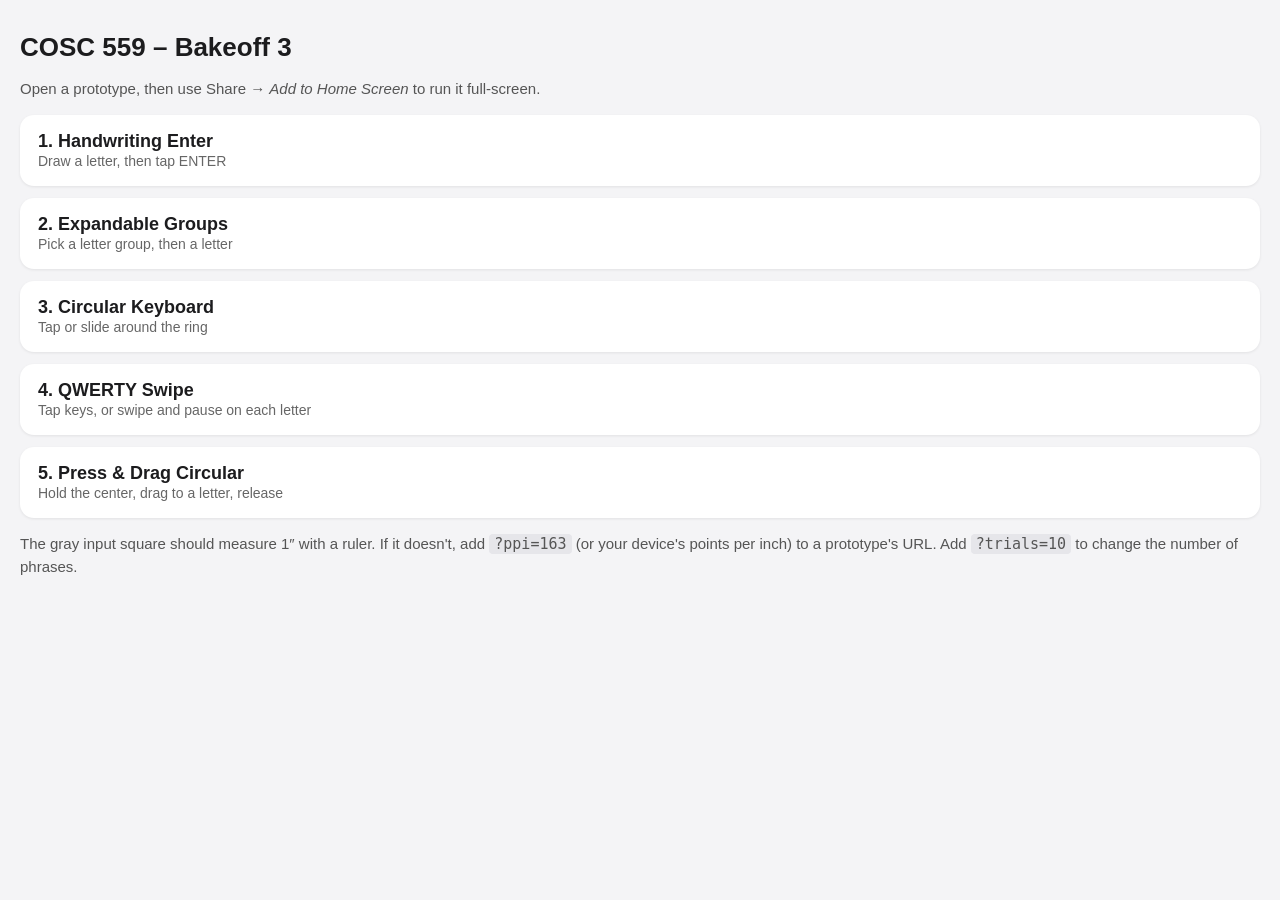
<file: ios/index.html>
<!DOCTYPE html>
<html lang="en">
<head>
  <meta charset="utf-8">
  <meta name="viewport" content="width=device-width, initial-scale=1, viewport-fit=cover">
  <meta name="apple-mobile-web-app-capable" content="yes">
  <meta name="mobile-web-app-capable" content="yes">
  <meta name="apple-mobile-web-app-title" content="Bakeoff 3">
  <title>Bakeoff 3 Prototypes</title>
  <style>
    body {
      margin: 0;
      padding: max(24px, env(safe-area-inset-top)) max(20px, env(safe-area-inset-right)) max(24px, env(safe-area-inset-bottom)) max(20px, env(safe-area-inset-left));
      font-family: -apple-system, BlinkMacSystemFont, "Helvetica Neue", Arial, sans-serif;
      background: #f4f4f6;
      color: #1c1c1e;
      -webkit-text-size-adjust: 100%;
    }
    h1 { font-size: 26px; margin: 8px 0 4px; }
    p { color: #555; line-height: 1.45; font-size: 15px; }
    a.proto {
      display: block;
      background: #fff;
      border-radius: 14px;
      padding: 16px 18px;
      margin: 12px 0;
      color: inherit;
      text-decoration: none;
      box-shadow: 0 1px 3px rgba(0, 0, 0, .08);
    }
    a.proto strong { display: block; font-size: 18px; }
    a.proto span { color: #666; font-size: 14px; }
    code { background: #e6e6ea; padding: 1px 5px; border-radius: 4px; white-space: nowrap; }
  </style>
</head>
<body>
  <h1>COSC 559 &ndash; Bakeoff 3</h1>
  <p>Open a prototype, then use Share &rarr; <em>Add to Home Screen</em> to run it full-screen.</p>

  <a class="proto" href="Prototype1_Handwriting_Enter/">
    <strong>1. Handwriting Enter</strong>
    <span>Draw a letter, then tap ENTER</span>
  </a>
  <a class="proto" href="Prototype2_Expandable_Groups/">
    <strong>2. Expandable Groups</strong>
    <span>Pick a letter group, then a letter</span>
  </a>
  <a class="proto" href="Prototype3_Circular_Keyboard/">
    <strong>3. Circular Keyboard</strong>
    <span>Tap or slide around the ring</span>
  </a>
  <a class="proto" href="Prototype4_QWERTY_Swipe/">
    <strong>4. QWERTY Swipe</strong>
    <span>Tap keys, or swipe and pause on each letter</span>
  </a>
  <a class="proto" href="Prototype5_Press_Drag_Circular/">
    <strong>5. Press &amp; Drag Circular</strong>
    <span>Hold the center, drag to a letter, release</span>
  </a>

  <p>The gray input square should measure 1&Prime; with a ruler. If it doesn't, add
    <code>?ppi=163</code> (or your device's points per inch) to a prototype's URL.
    Add <code>?trials=10</code> to change the number of phrases.</p>
</body>
</html>
</file>
